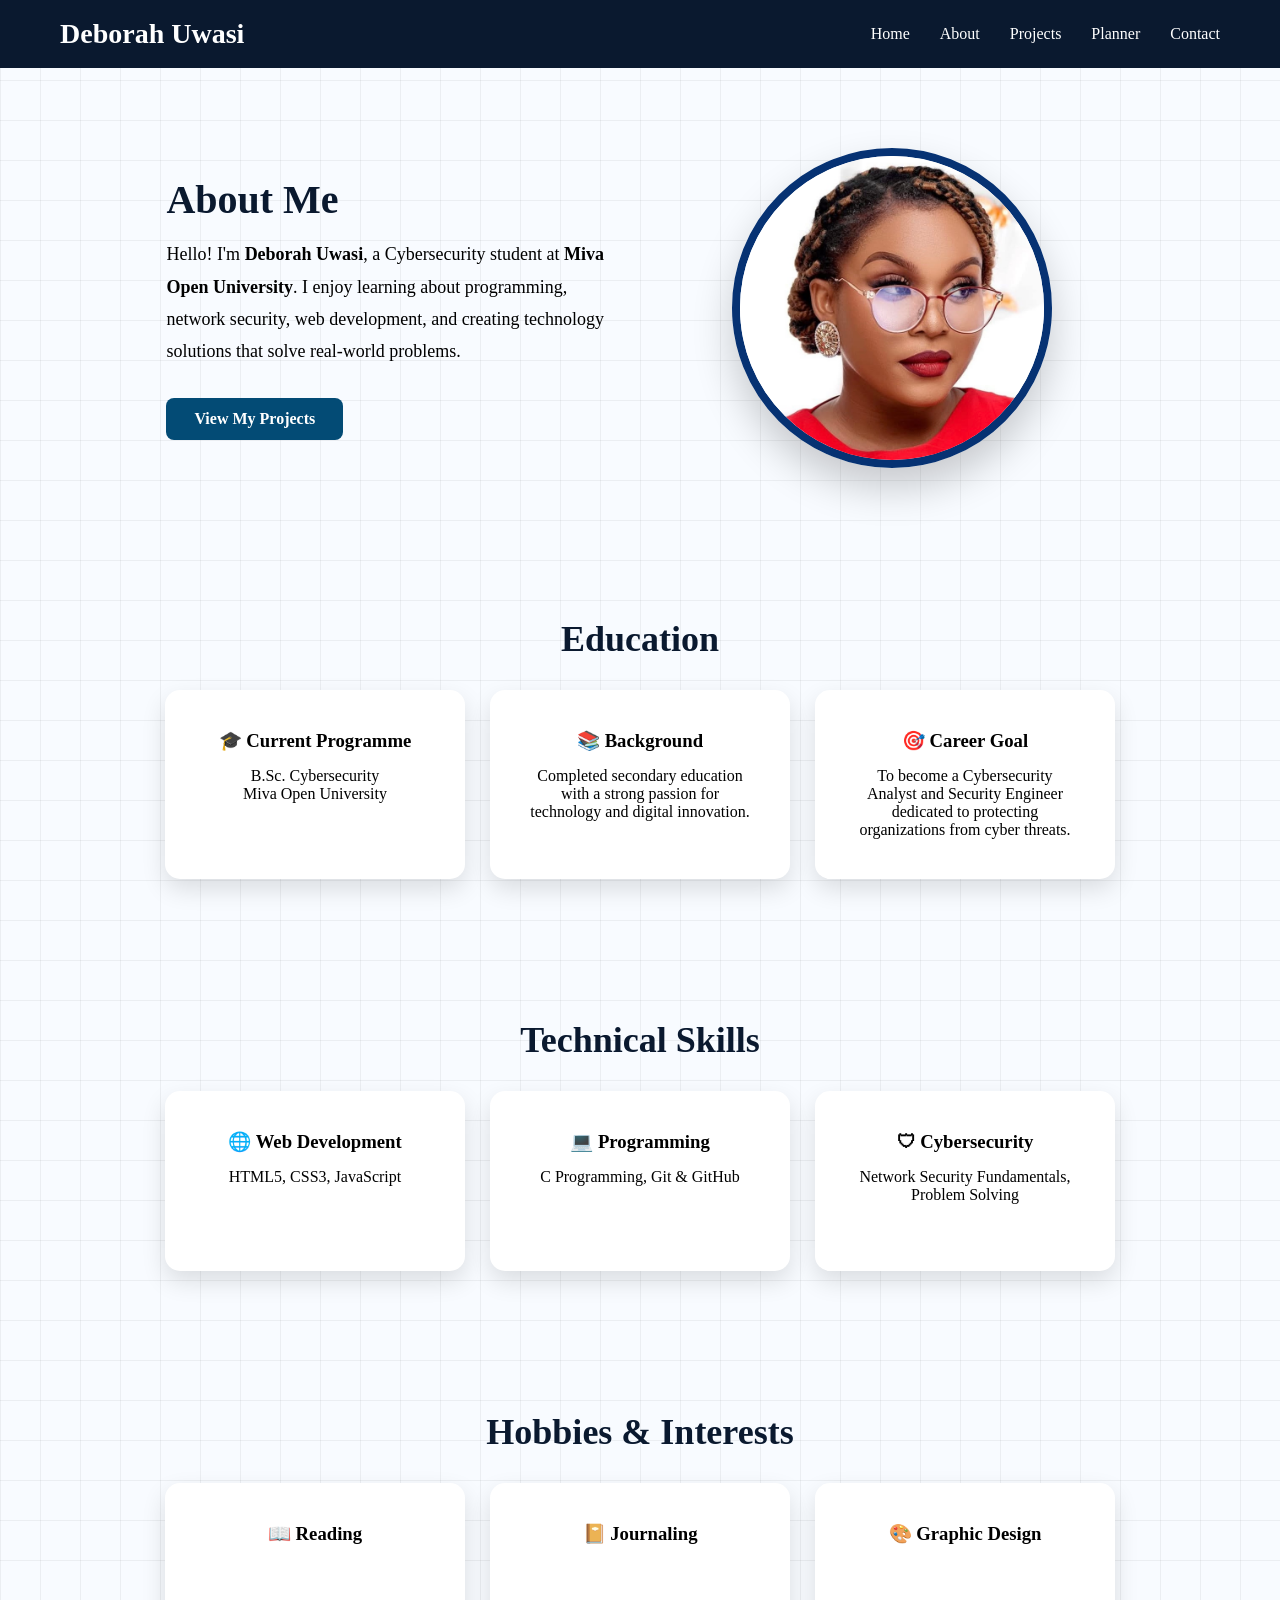
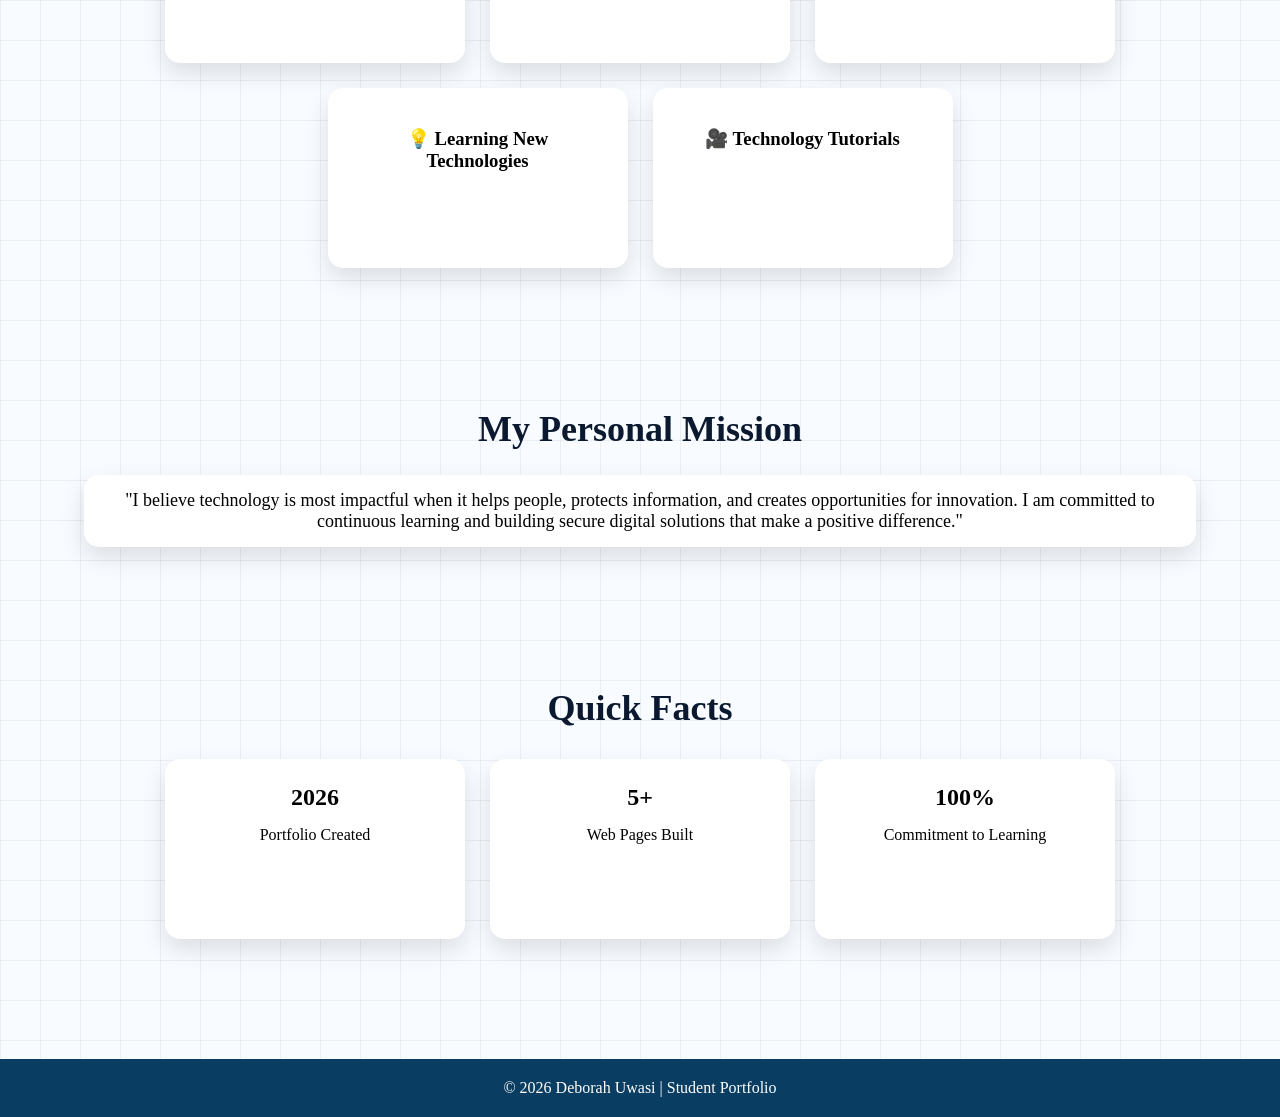
<file: about.html>
<!DOCTYPE html>
<html lang="en">
<head>
    <meta charset="UTF-8">
    <meta name="viewport" content="width=device-width, initial-scale=1.0">
    <title>About Me</title>
    <link rel="preconnect" href="https://fonts.googleapis.com">
<link rel="preconnect" href="https://fonts.gstatic.com" crossorigin>

<link href="https://fonts.googleapis.com/css2?family=Poppins:wght@300;400;500;600;700&display=swap" rel="stylesheet">
    <link rel="stylesheet" href="css/style.css">
    <link rel="icon" href="images/profile.jpeg">
</head>
<body>

<nav>

<div class="logo">Deborah Uwasi</div>

<div class="menu-toggle" id="menu-toggle">
☰
</div>

<ul id="nav-links">

<li><a href="index.html">Home</a></li>

<li><a href="about.html">About</a></li>

<li><a href="projects.html">Projects</a></li>

<li><a href="planner.html">Planner</a></li>

<li><a href="contact.html">Contact</a></li>

</ul>

</nav>

<section class="hero">

<div class="hero-text">

<h1>About Me</h1>

<p>

Hello! I'm <strong>Deborah Uwasi</strong>, a Cybersecurity student at
<strong>Miva Open University</strong>. I enjoy learning about programming,
network security, web development, and creating technology solutions that solve
real-world problems.

</p>

<a href="projects.html" class="btn">View My Projects</a>

</div>

<div class="hero-image">

<img src="images/profile.jpeg" alt="Deborah Uwasi" class="profile">

</div>

</section>

<section>

<h2>Education</h2>

<div class="cards">

<div class="card">

<h3>🎓 Current Programme</h3>

<p>

B.Sc. Cybersecurity

<br>

Miva Open University

</p>

</div>

<div class="card">

<h3>📚 Background</h3>

<p>

Completed secondary education with a strong passion for technology and digital innovation.

</p>

</div>

<div class="card">

<h3>🎯 Career Goal</h3>

<p>

To become a Cybersecurity Analyst and Security Engineer dedicated to protecting organizations from cyber threats.

</p>

</div>

</div>

</section>

<section>

<h2>Technical Skills</h2>

<div class="cards">

<div class="card">

<h3>🌐 Web Development</h3>

<p>HTML5, CSS3, JavaScript</p>

</div>

<div class="card">

<h3>💻 Programming</h3>

<p>C Programming, Git & GitHub</p>

</div>

<div class="card">

<h3>🛡 Cybersecurity</h3>

<p>Network Security Fundamentals, Problem Solving</p>

</div>

</div>

</section>

<section>

<h2>Hobbies & Interests</h2>

<div class="cards">

<div class="card">

<h3>📖 Reading</h3>

</div>

<div class="card">

<h3>📔 Journaling</h3>

</div>

<div class="card">

<h3>🎨 Graphic Design</h3>

</div>

<div class="card">

<h3>💡 Learning New Technologies</h3>

</div>

<div class="card">

<h3>🎥 Technology Tutorials</h3>

</div>

</div>

</section>

<section>

<h2>My Personal Mission</h2>

<div class="card">

<p style="font-size:18px; text-align:center;">

"I believe technology is most impactful when it helps people, protects information, and creates opportunities for innovation. I am committed to continuous learning and building secure digital solutions that make a positive difference."

</p>

</div>

</section>
<section>

<h2>Quick Facts</h2>

<div class="cards">

<div class="card">

<h1>2026</h1>

<p>Portfolio Created</p>

</div>

<div class="card">

<h1>5+</h1>

<p>Web Pages Built</p>

</div>

<div class="card">

<h1>100%</h1>

<p>Commitment to Learning</p>

</div>

</div>

</section>
<footer>

<p>© 2026 Deborah Uwasi | Student Portfolio</p>

</footer>

<script>

const menuToggle = document.getElementById("menu-toggle");
const navLinks = document.getElementById("nav-links");

menuToggle.addEventListener("click", () => {
    navLinks.classList.toggle("active");
});

</script>

</body>
</file>
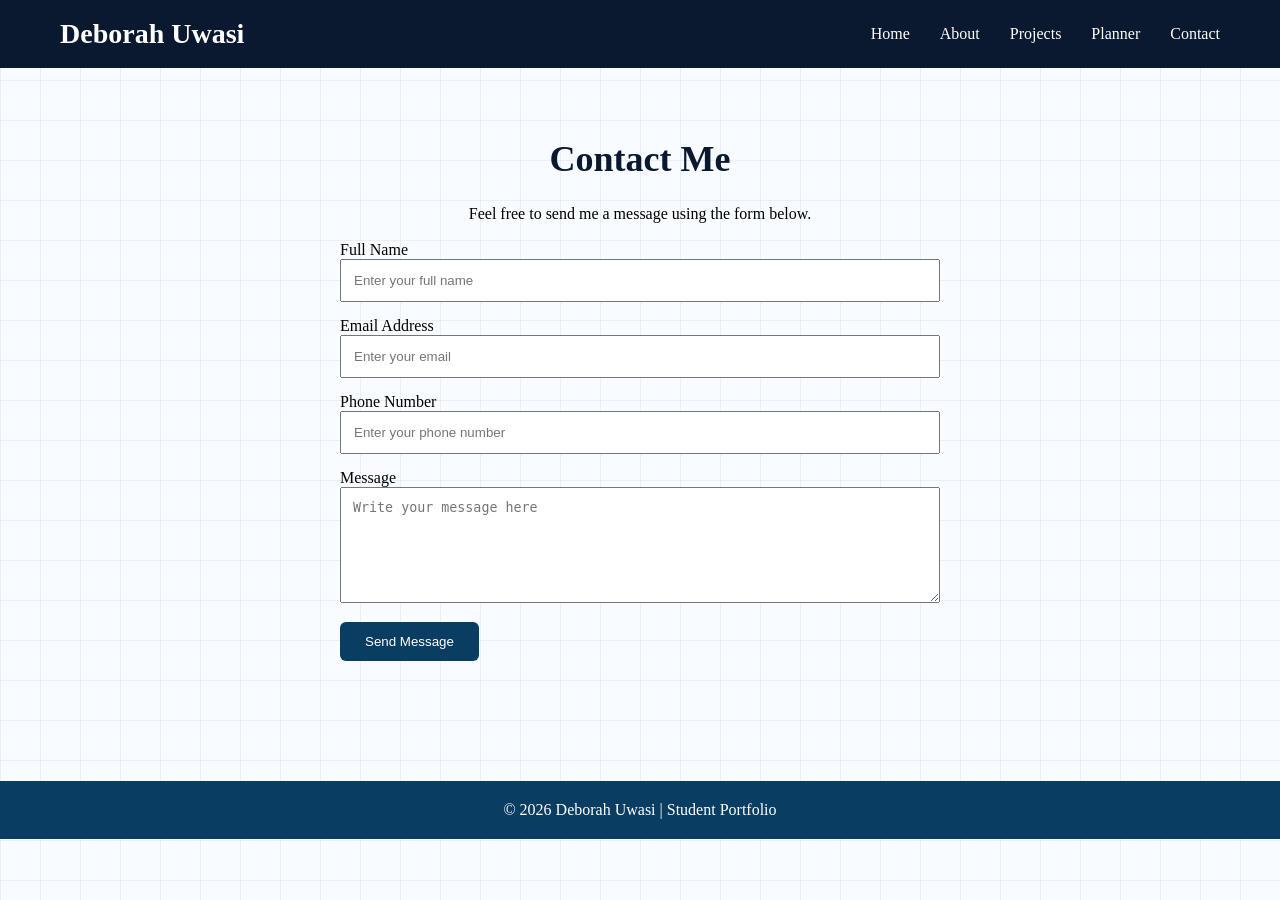
<file: contact.html>
<!DOCTYPE html>
<html lang="en">
<head>
    <meta charset="UTF-8">
    <meta name="viewport" content="width=device-width, initial-scale=1.0">
    <title>Contact Me</title>
    <link rel="preconnect" href="https://fonts.googleapis.com">
<link rel="preconnect" href="https://fonts.gstatic.com" crossorigin>

<link href="https://fonts.googleapis.com/css2?family=Poppins:wght@300;400;500;600;700&display=swap" rel="stylesheet">
    <link rel="stylesheet" href="css/style.css">
    <link rel="icon" href="images/profile.jpeg">
</head>

<body>

<nav>

<div class="logo">Deborah Uwasi</div>

<div class="menu-toggle" id="menu-toggle">
☰
</div>

<ul id="nav-links">

<li><a href="index.html">Home</a></li>

<li><a href="about.html">About</a></li>

<li><a href="projects.html">Projects</a></li>

<li><a href="planner.html">Planner</a></li>

<li><a href="contact.html">Contact</a></li>

</ul>

</nav>

<section>

<h2>Contact Me</h2>

<p style="text-align:center;">
Feel free to send me a message using the form below.
</p>

<br>

<form id="contactForm">

<label for="name">Full Name</label>

<input
type="text"
id="name"
placeholder="Enter your full name">

<label for="email">Email Address</label>

<input
type="email"
id="email"
placeholder="Enter your email">

<label for="phone">Phone Number</label>

<input
type="text"
id="phone"
placeholder="Enter your phone number">

<label for="message">Message</label>

<textarea
id="message"
rows="6"
placeholder="Write your message here"></textarea>

<button type="submit">Send Message</button>

</form>

</section>

<footer>

<p>© 2026 Deborah Uwasi | Student Portfolio</p>

</footer>

<script src="js/contact.js"></script>
<script>

const menuToggle = document.getElementById("menu-toggle");
const navLinks = document.getElementById("nav-links");

menuToggle.addEventListener("click", () => {
    navLinks.classList.toggle("active");
});

</script>
</body>

</html>
</file>
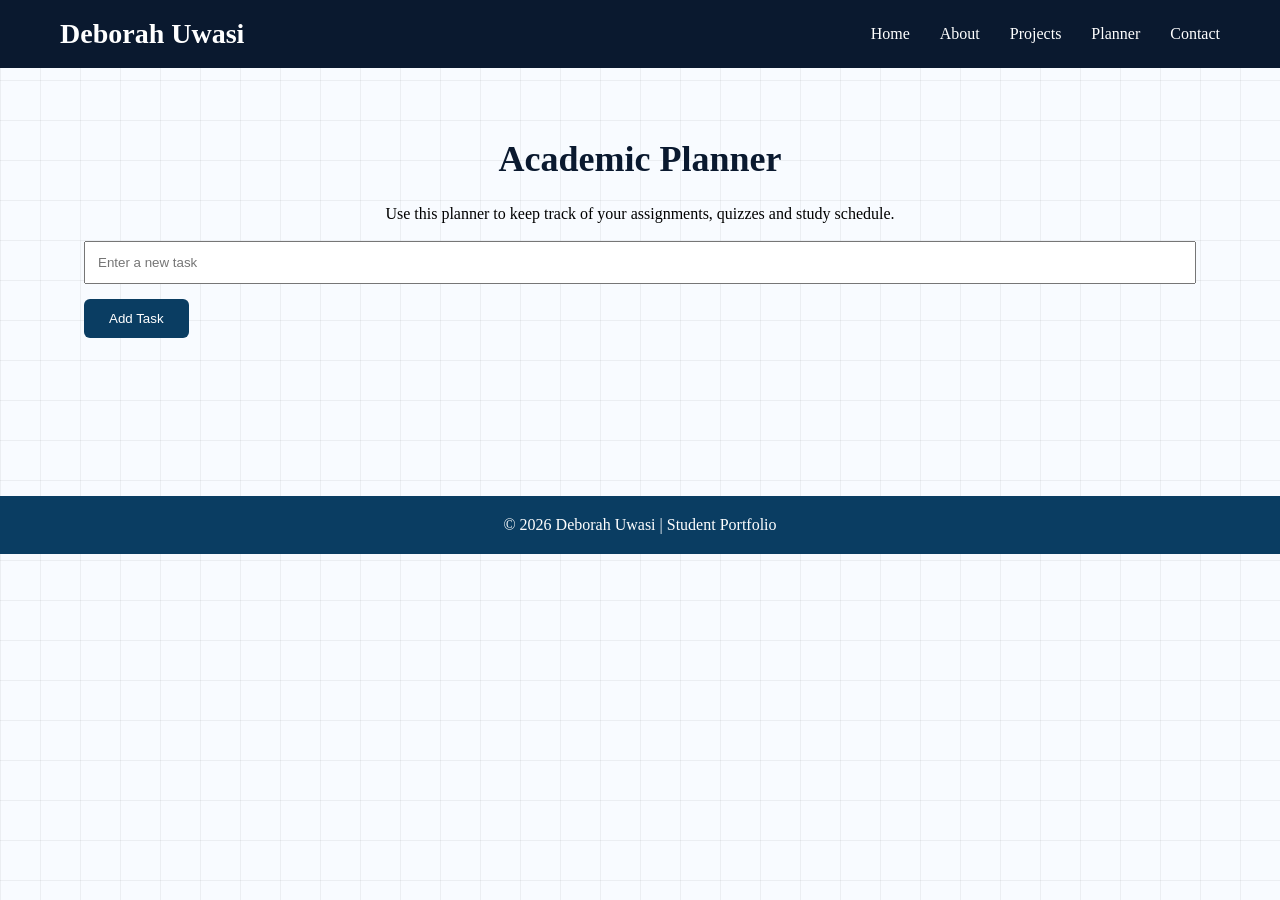
<file: planner.html>
<!DOCTYPE html>
<html lang="en">
<head>
    <meta charset="UTF-8">
    <meta name="viewport" content="width=device-width, initial-scale=1.0">
    <title>Academic Planner</title>
    <link rel="preconnect" href="https://fonts.googleapis.com">
<link rel="preconnect" href="https://fonts.gstatic.com" crossorigin>

<link href="https://fonts.googleapis.com/css2?family=Poppins:wght@300;400;500;600;700&display=swap" rel="stylesheet">
    <link rel="stylesheet" href="css/style.css">
    <link rel="icon" href="images/profile.jpeg">
</head>

<body>

<nav>

<div class="logo">Deborah Uwasi</div>

<div class="menu-toggle" id="menu-toggle">
☰
</div>

<ul id="nav-links">

<li><a href="index.html">Home</a></li>

<li><a href="about.html">About</a></li>

<li><a href="projects.html">Projects</a></li>

<li><a href="planner.html">Planner</a></li>

<li><a href="contact.html">Contact</a></li>

</ul>

</nav>

<section>

<h2>Academic Planner</h2>

<p style="text-align:center;">
Use this planner to keep track of your assignments, quizzes and study schedule.
</p>

<br>

<input
type="text"
id="taskInput"
placeholder="Enter a new task">

<button onclick="addTask()">Add Task</button>

<br><br>

<ul id="taskList"></ul>

</section>

<footer>

<p>© 2026 Deborah Uwasi | Student Portfolio</p>

</footer>

<script src="js/planner.js"></script>
<script>

const menuToggle = document.getElementById("menu-toggle");
const navLinks = document.getElementById("nav-links");

menuToggle.addEventListener("click", () => {
    navLinks.classList.toggle("active");
});

</script>
</body>
</html>
</file>
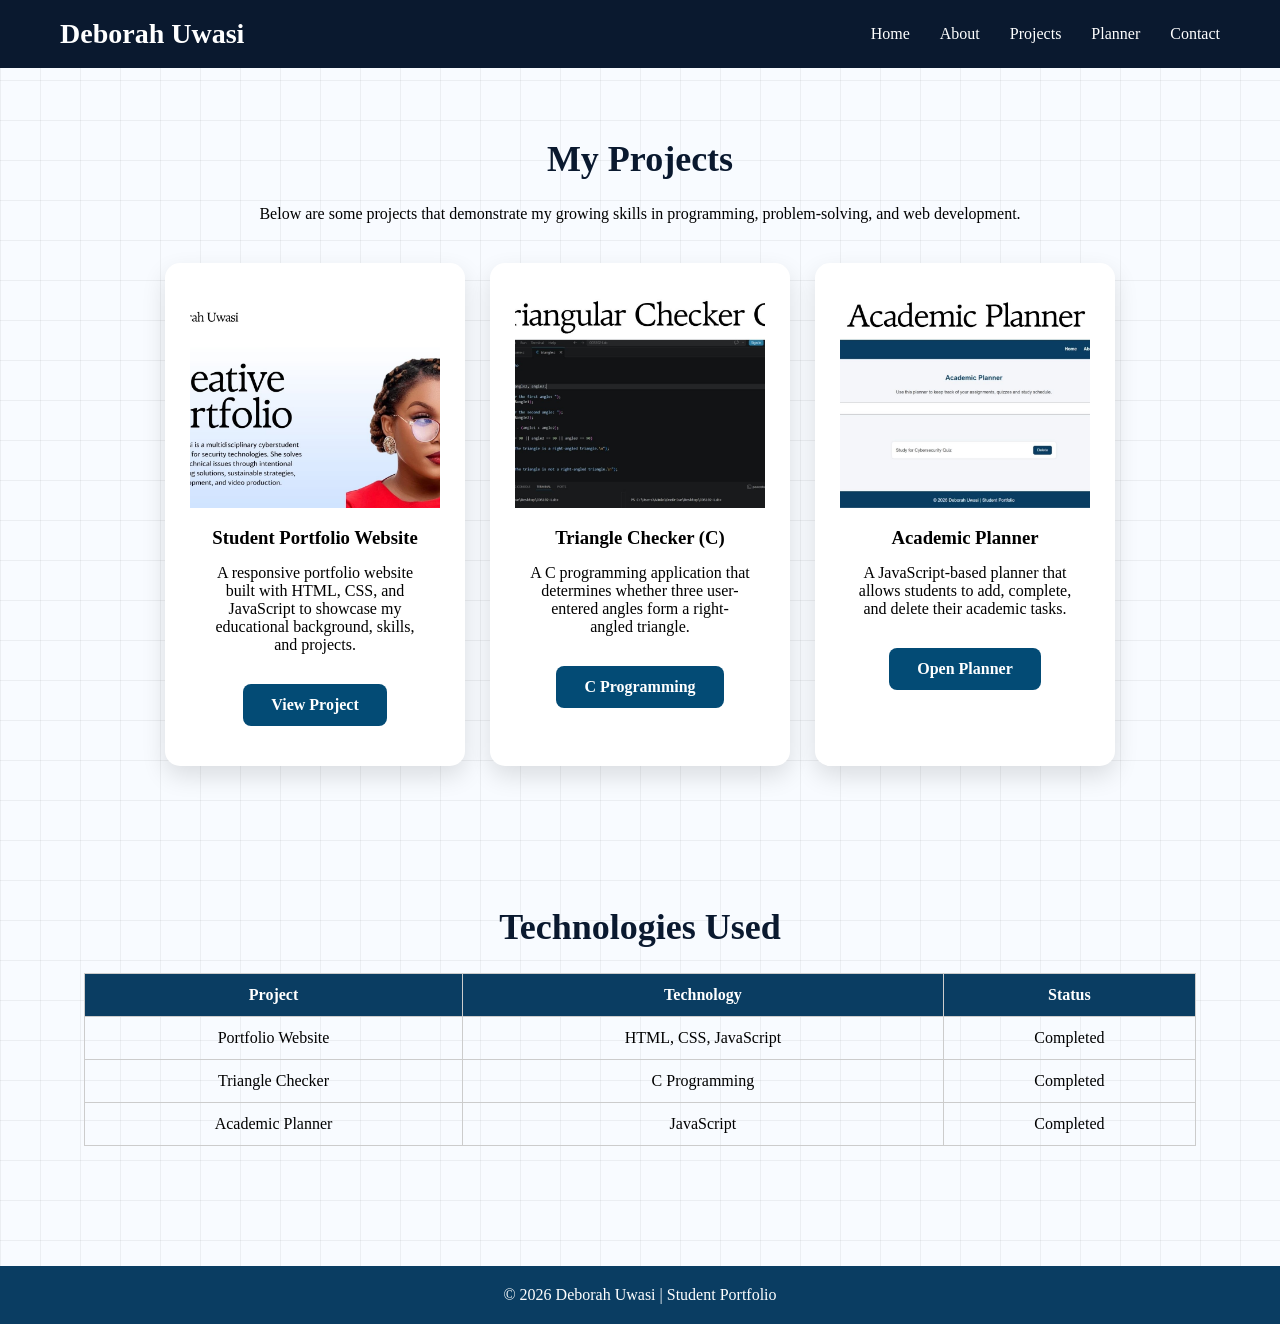
<file: projects.html>
<!DOCTYPE html>
<html lang="en">
<head>
    <meta charset="UTF-8">
    <meta name="viewport" content="width=device-width, initial-scale=1.0">
    <title>My Projects</title>
    <link rel="preconnect" href="https://fonts.googleapis.com">
<link rel="preconnect" href="https://fonts.gstatic.com" crossorigin>

<link href="https://fonts.googleapis.com/css2?family=Poppins:wght@300;400;500;600;700&display=swap" rel="stylesheet">
    <link rel="stylesheet" href="css/style.css">
    <link rel="icon" href="images/profile.jpeg">
</head>

<body>

<nav>

<div class="logo">Deborah Uwasi</div>

<div class="menu-toggle" id="menu-toggle">
☰
</div>

<ul id="nav-links">

<li><a href="index.html">Home</a></li>

<li><a href="about.html">About</a></li>

<li><a href="projects.html">Projects</a></li>

<li><a href="planner.html">Planner</a></li>

<li><a href="contact.html">Contact</a></li>

</ul>

</nav>

<section>

<h2>My Projects</h2>

<p style="text-align:center; margin-bottom:40px;">
Below are some projects that demonstrate my growing skills in programming,
problem-solving, and web development.
</p>

<div class="cards">

<div class="card">

<img src="images/profile1.jpeg" alt="Portfolio Website">

<h3>Student Portfolio Website</h3>

<p>
A responsive portfolio website built with HTML, CSS, and JavaScript to showcase
my educational background, skills, and projects.
</p>

<a href="index.html" class="btn">View Project</a>

</div>

<div class="card">

    <img src="images/profile2.jpeg" alt="Triangle Checker C">

<h3>Triangle Checker (C)</h3>

<p>
A C programming application that determines whether three user-entered angles
form a right-angled triangle.
</p>

<a href="#" class="btn">C Programming</a>

</div>

<div class="card">

    <img src="images/profile3.jpeg" alt="Academic Planner">

<h3>Academic Planner</h3>

<p>
A JavaScript-based planner that allows students to add, complete, and delete
their academic tasks.
</p>

<a href="planner.html" class="btn">Open Planner</a>

</div>

</div>

</section>

<section>

<h2>Technologies Used</h2>

<table>

<tr>

<th>Project</th>

<th>Technology</th>

<th>Status</th>

</tr>

<tr>

<td>Portfolio Website</td>

<td>HTML, CSS, JavaScript</td>

<td>Completed</td>

</tr>

<tr>

<td>Triangle Checker</td>

<td>C Programming</td>

<td>Completed</td>

</tr>

<tr>

<td>Academic Planner</td>

<td>JavaScript</td>

<td>Completed</td>

</tr>

</table>

</section>

<footer>

<p>© 2026 Deborah Uwasi | Student Portfolio</p>

</footer>
<script>

const menuToggle = document.getElementById("menu-toggle");
const navLinks = document.getElementById("nav-links");

menuToggle.addEventListener("click", () => {
    navLinks.classList.toggle("active");
});

</script>
</body>

</html>
</file>
<file: css/style.css>
/* ===== RESET ===== */
* {
    margin: 0;
    padding: 0;
    box-sizing: border-box;
}

body{

background-color:#f8fbff;

background-image:

linear-gradient(rgba(0,0,0,.05) 1px, transparent 1px),

linear-gradient(90deg, rgba(0,0,0,.05) 1px, transparent 1px);

background-size:40px 40px;

}

/* ===== NAVIGATION ===== */
nav{
    background:#0A192F;
    display:flex;
    justify-content:space-between;
    align-items:center;
    padding:18px 60px;
    position:sticky;
    top:0;
    z-index:1000;
}

.logo{
    color:white;
    font-size:28px;
    font-weight:700;
}

nav ul{
    list-style:none;
    display:flex;
    gap:30px;
}

nav ul li a{
    text-decoration:none;
    color:white;
    font-weight:500;
    transition:.3s;
}

nav ul li a:hover{
    color:#00C897;
}

/* ===== HERO ===== */
.hero{

display:flex;

align-items:center;

justify-content:space-between;

gap:60px;

padding:80px 8%;

flex-wrap:wrap;

}

.hero-text{
    flex:1;
    text-align:left;
}

.hero-text h1{

font-size:40px;

margin-bottom:15px;

color:#0A192F;

}

.hero-text h2{

font-size:30px;

color:#053877;

margin-bottom:15px;

}

.hero-text p{

font-size:18px;

margin-bottom:30px;

line-height:1.8;

}

.hero-image{

flex:1;

display:flex;

justify-content:center;

}


.profile{

width:320px;

height:320px;

object-fit:cover;

border-radius:50%;

border:8px solid #063273;

box-shadow:0 20px 40px rgba(0,0,0,.2);

}


.btn{
    display:inline-block;
    background:#034b75;
    color:white;
    padding:12px 28px;
    border-radius:8px;
    text-decoration:none;
    font-weight:600;
    transition:0.3s;
}

.btn:hover{
    background:#038b7d;
    transform:translateY(-3px);
}

/* ===== SECTIONS ===== */
section{
    width:90%;
    max-width:1200px;
    margin:auto;
    padding:70px 20px;
}

section h2{
    text-align:center;
    color:#0A192F;
    margin-bottom:25px;
    font-size:36px;
}

.cards {
    display: flex;
    justify-content: center;
    gap: 30px;
    flex-wrap: wrap;
    margin-top: 30px;
}


.card{
    background:white;
    border-radius:15px;
    overflow:hidden;
    box-shadow:0 10px 25px rgba(0,0,0,.12);
   transition:.4s ease;
}

.card:hover{

transform:translateY(-10px);

box-shadow:0 20px 35px rgba(0,0,0,.15);

}

.card img{
    width:100%;
    height:220px;
    object-fit:cover;
}
.card h3,
.card p,
.card .btn {
    margin: 15px;
}

/* ===== TABLE ===== */
table {
    width: 100%;
    border-collapse: collapse;
    margin-top: 20px;
}

table, th, td {
    border: 1px solid #ccc;
}

th {
    background: #0A3D62;
    color: white;
}

th, td {
    padding: 12px;
    text-align: center;
}

/* ===== FORM ===== */
form {
    max-width: 600px;
    margin: auto;
}

input,
textarea {
    width: 100%;
    padding: 12px;
    margin-bottom: 15px;
}

button {
    background: #0A3D62;
    color: white;
    border: none;
    padding: 12px 25px;
    cursor: pointer;
    border-radius: 6px;
}

button:hover {
    background: #145A86;
}

/* ===== FOOTER ===== */
footer {
    background: #0A3D62;
    color: white;
    text-align: center;
    padding: 20px;
    margin-top: 50px;
}

/* ===== RESPONSIVE ===== */
@media(max-width:768px){

nav{
    flex-direction:column;
}

nav ul{
    flex-direction:column;
    margin-top:20px;
}

nav ul li{
    margin:10px 0;
}

.cards{
    flex-direction:column;
    align-items:center;
}

.hero h1{
    font-size:34px;
}


.profile{

animation:float 4s ease-in-out infinite;

}

@keyframes float{

0%{

transform:translateY(0px);

}

50%{

transform:translateY(-10px);

}

100%{

transform:translateY(0px);

}

}

}
#taskList{
    max-width:600px;
    margin:20px auto;
    padding:0;
}

#taskList li{
    list-style:none;
    background:white;
    margin:10px 0;
    padding:15px;
    border-radius:8px;
    display:flex;
    justify-content:space-between;
    align-items:center;
    box-shadow:0 0 5px rgba(0,0,0,0.1);
}

#taskList button{
    padding:8px 15px;
}
.video-container{
    display:flex;
    justify-content:center;
    align-items:center;
    margin-top:30px;
}

.video-container video{
    width:70%;
    max-width:700px;
    border-radius:12px;
    box-shadow:0 5px 15px rgba(0,0,0,.2);
}
.typing{
    color:#00C897;
    font-size:32px;
    font-weight:700;
    margin:20px 0;
    min-height:80px;
    line-height:1.4;
}

section{

animation:fadeUp .8s ease;

}
@keyframes fadeUp{

from{

opacity:0;

transform:translateY(30px);

}

to{

opacity:1;

transform:translateY(0);

}

}
.cards{

display:flex;

justify-content:center;

gap:25px;

flex-wrap:wrap;

margin-top:30px;

}

.cards .card{

width:300px;

min-height:180px;

padding:25px;

text-align:center;

}
@media (max-width:768px){

nav{

flex-direction:column;

padding:20px;

}


.typing{
    font-size:24px;
    min-height:70px;
}
nav ul{

flex-direction:column;

gap:15px;

margin-top:20px;

}

.hero{

flex-direction:column-reverse;

text-align:center;

}

.hero-text{

text-align:center;

}

.profile{

width:220px;

height:220px;

}

.cards{

flex-direction:column;

align-items:center;

}

.card{

width:90%;

}

table{

display:block;

overflow-x:auto;

}

}
.hero-text{
    text-align:left;
}

.typing{
    display:block;
    text-align:left;
}
/* ===========================
   MOBILE NAVIGATION
=========================== */

.menu-toggle{
    display:none;
    font-size:32px;
    cursor:pointer;
    color:white;
}

@media (max-width:768px){

nav{
    display:flex;
    justify-content:space-between;
    align-items:center;
    padding:20px;
    position:relative;
}

.menu-toggle{
    display:block;
}

nav ul{
    display:none;
    flex-direction:column;
    position:absolute;
    top:80px;
    left:0;
    width:100%;
    background:#0f172a;
    padding:20px 0;
    text-align:center;
}

nav ul.active{
    display:flex;
}

nav ul li{
    margin:15px 0;
}
}
section{

opacity:0;
transform:translateY(40px);
animation:fadeUp 1s ease forwards;

}

section:nth-child(2){animation-delay:.2s;}
section:nth-child(3){animation-delay:.4s;}
section:nth-child(4){animation-delay:.6s;}
section:nth-child(5){animation-delay:.8s;}

@keyframes fadeUp{

from{

opacity:0;
transform:translateY(40px);

}

to{

opacity:1;
transform:translateY(0);

}

}
</file>
